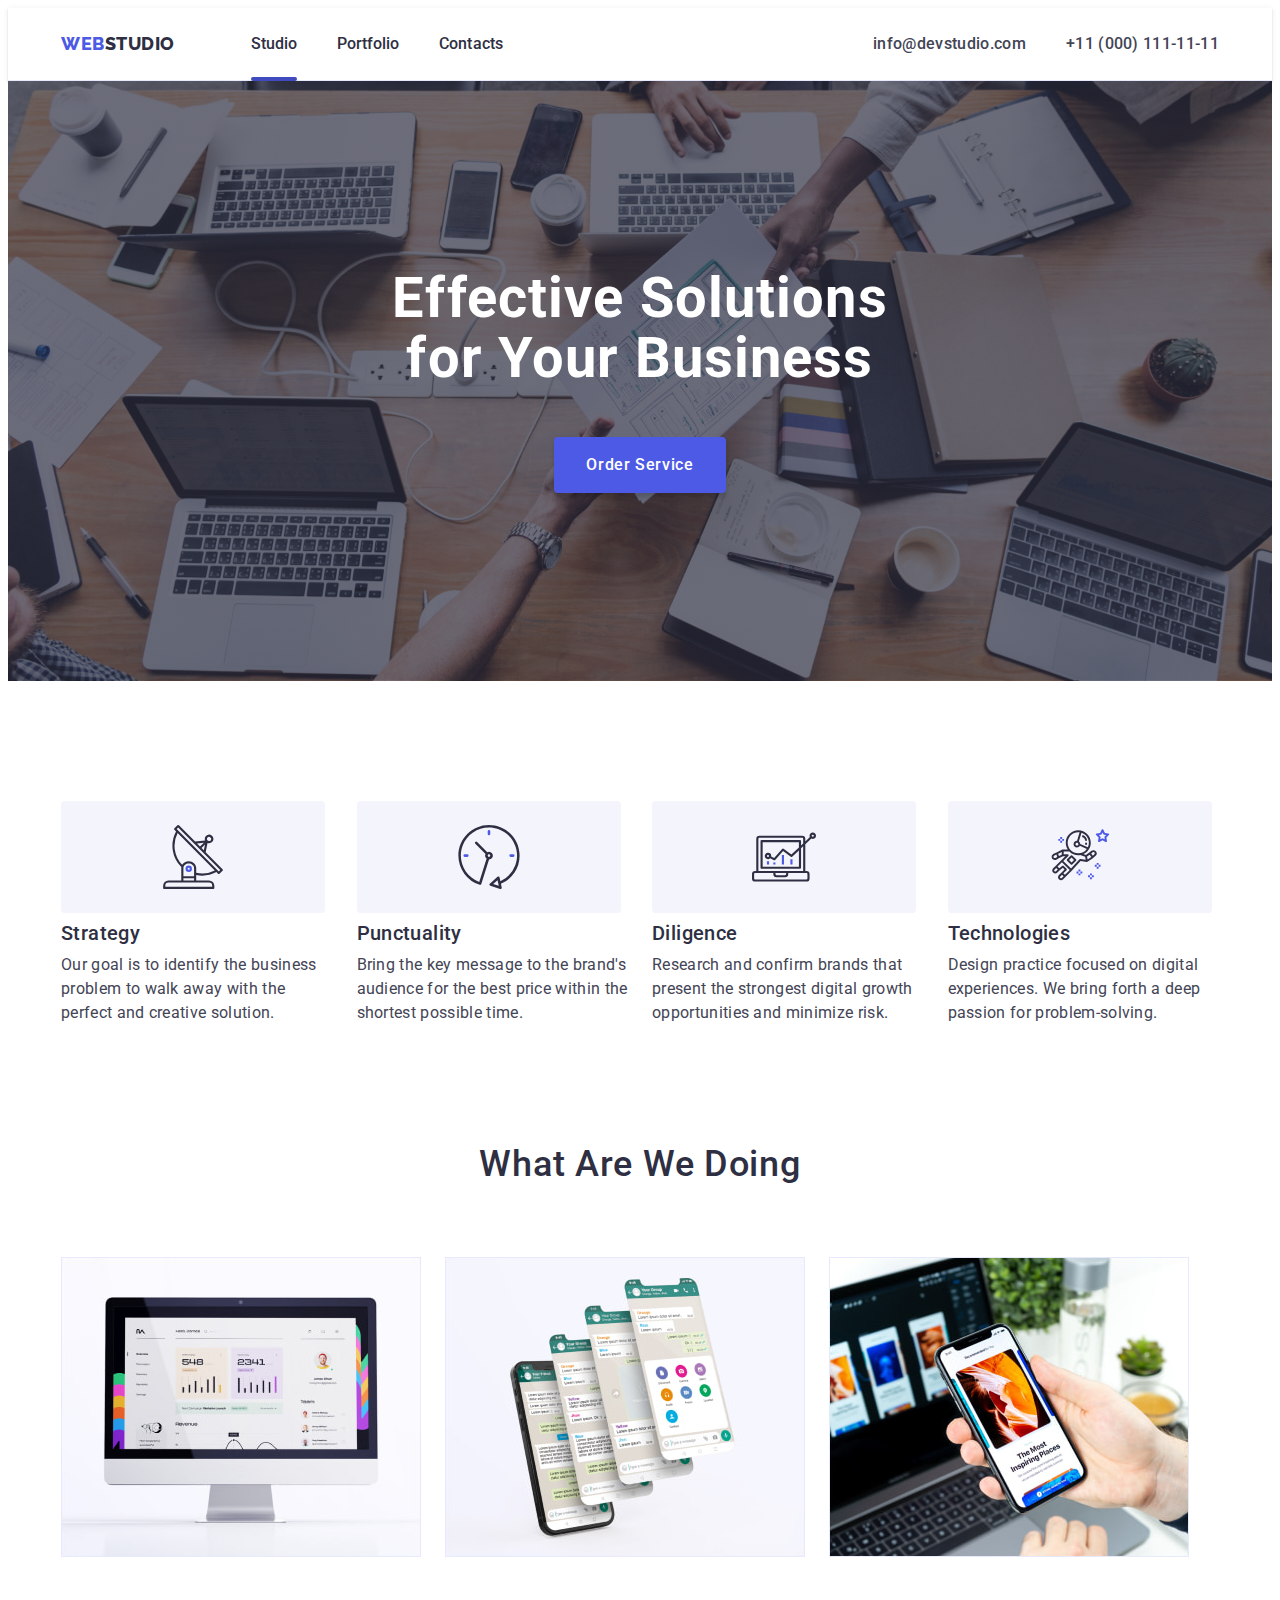
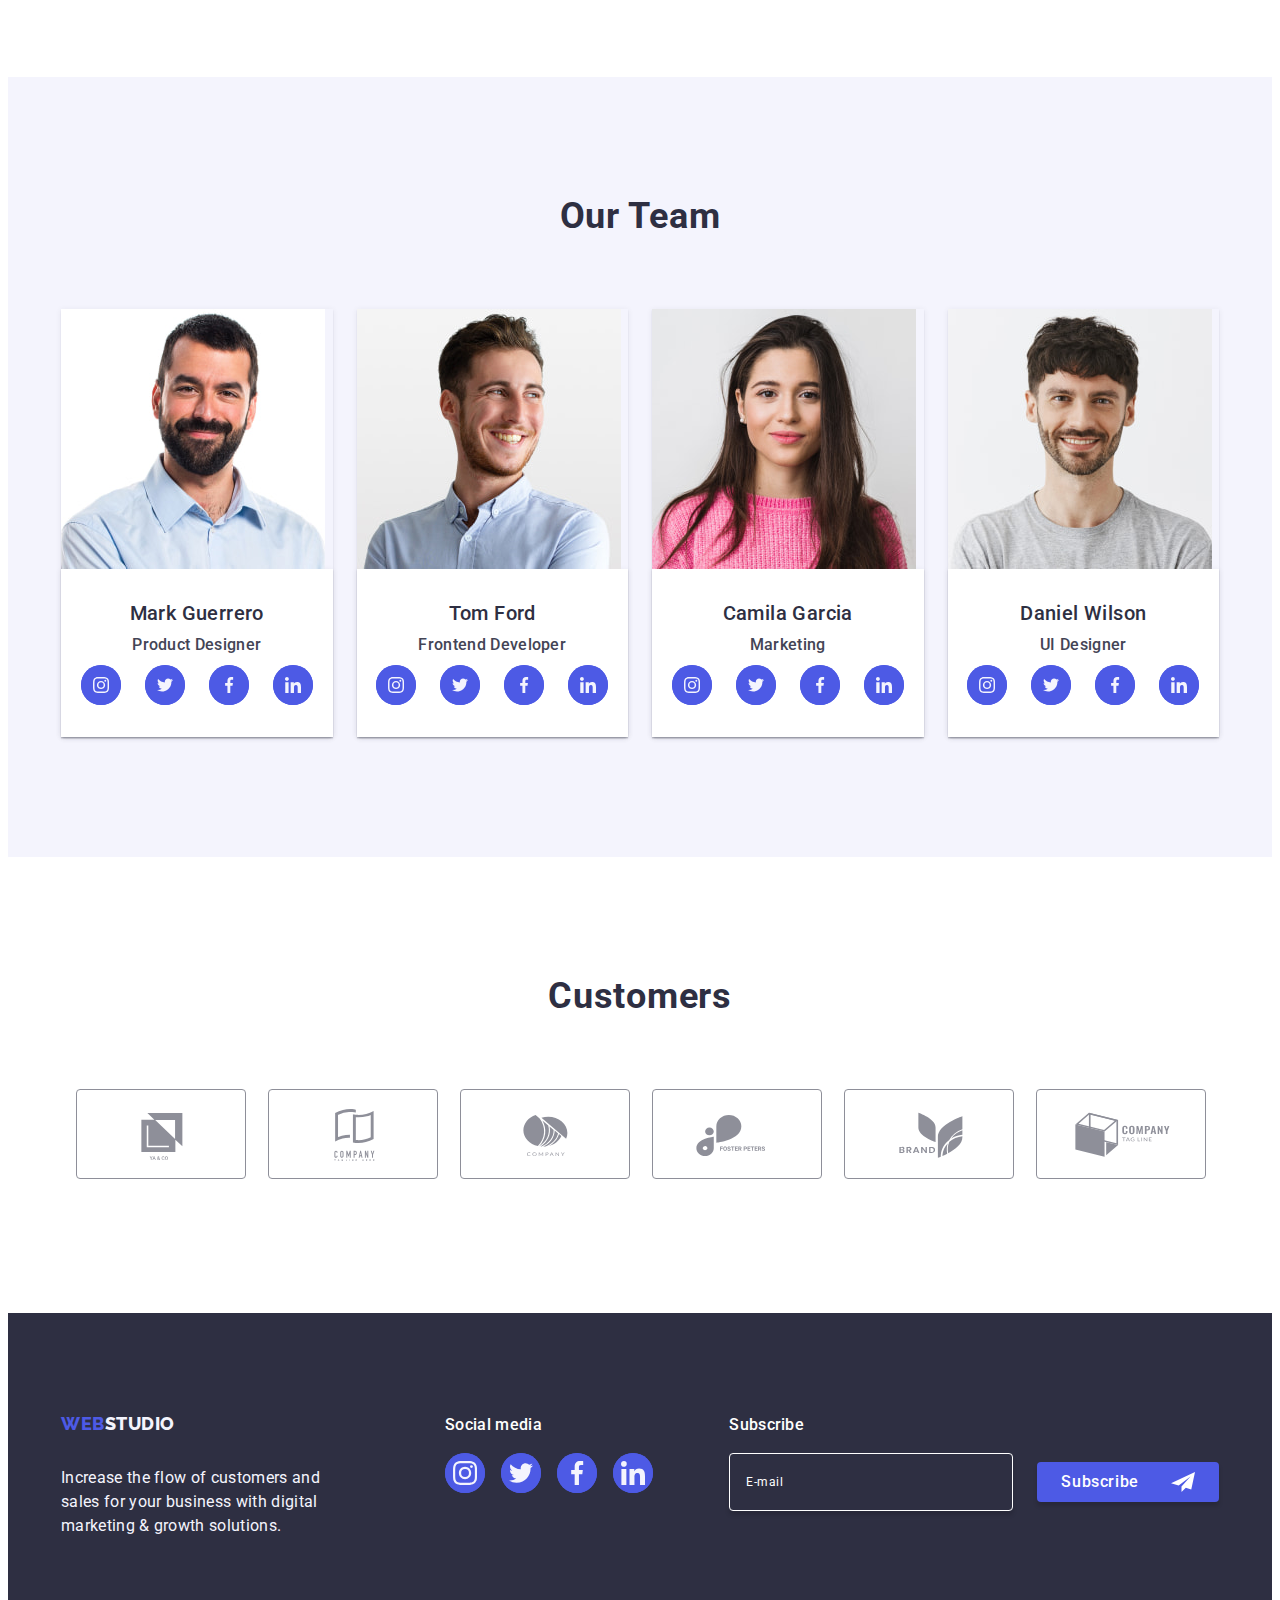
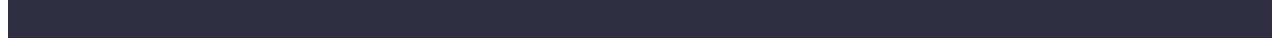
<file: index.html>
<!DOCTYPE html>
<html lang="en">
  <head>
    <meta charset="UTF-8" />
    <meta name="viewport" content="width=device-width, initial-scale=1.0" />
    <title>WEBSTUDIO</title>
    <link rel="preconnect" href="https://fonts.googleapis.com" />
    <link rel="preconnect" href="https://fonts.gstatic.com" crossorigin />
    <link
      href="https://fonts.googleapis.com/css2?family=Raleway:wght@800&display=swap"
      rel="stylesheet"
    />
    <link rel="preconnect" href="https://fonts.googleapis.com" />
    <link rel="preconnect" href="https://fonts.gstatic.com" crossorigin />
    <link
      href="https://fonts.googleapis.com/css2?family=Roboto:wght@400;500;700;900&display=swap"
      rel="stylesheet"
    />
    <!-- modern-normalize -->
    <link
      rel="stylesheet"
      href="https://cdnjs.cloudflare.com/ajax/libs/modern-normalize/2.0.0/modern-normalize.min.css"
      integrity="sha512-4xo8blKMVCiXpTaLzQSLSw3KFOVPWhm/TRtuPVc4WG6kUgjH6J03IBuG7JZPkcWMxJ5huwaBpOpnwYElP/m6wg=="
      crossorigin="anonymous"
      referrerpolicy="no-referrer"
    />
    <!-- custom styles -->
    <link rel="stylesheet" href="./css/styles.css" />

    <link rel="shortcut icon" href="./images/Logo.png" type="image/png" />
  </head>

  <body class="body">
    <!--Top Line  -->
    <header class="header-section">
      <div class="header-container container">
        <nav class="nav">
          <a class="link logo" href="./index.html"
            >Web<span class="logo-dark">Studio</span></a
          >
          <ul class="nav-list list">
            <li class="link nav-list-item">
              <a
                class="nav-list-link link current current-header"
                href="./index.html"
                >Studio</a
              >
            </li>
            <li class="link nav-list-item">
              <a
                class="nav-list-link link current-header"
                href="./portfolio.html"
                >Portfolio</a
              >
            </li>
            <li class="link nav-list-item">
              <a class="nav-list-link link current-header" href="">Contacts</a>
            </li>
          </ul>
        </nav>
        <address class="address">
          <ul class="list-address list">
            <li class="link adress-list-item">
              <a class="link adress-list-link" href="mailto:info@devstudio.com"
                >info@devstudio.com</a
              >
            </li>
            <li class="link adress-list-item">
              <a class="link adress-list-link" href="tel:+110001111111"
                >+11 (000) 111-11-11</a
              >
            </li>
          </ul>
        </address>
      </div>
    </header>
    <main>
      <!--hero images  -->
      <section class="section hero">
        <div class="hero-container container">
          <h1 class="hero-title">Effective Solutions for Your Business</h1>
          <button class="hero-button" type="button" data-modal-open>
            Order Service
          </button>
        </div>
      </section>
      <!-- overeating -->
      <section class="section benefits-section">
        <div class="container-benefits container">
          <h2 class="benefits-title-our-advantages">Our advantages</h2>
          <ul class="list-benefits list">
            <li class="benefits-list-item">
              <div class="benefits-list-wrapper">
                <svg class="benefits-list-icon" width="64" height="64">
                  <use href="./images/icons.svg#icon-antenna-1"></use>
                </svg>
              </div>
              <h3 class="benefits-title">Strategy</h3>
              <p class="benefits-list-desc">
                Our goal is to identify the business problem to walk away with
                the perfect and creative solution.
              </p>
            </li>
            <li class="benefits-list-item">
              <div class="benefits-list-wrapper">
                <svg class="benefits-list-icon" width="64" height="64">
                  <use href="./images/icons.svg#icon-clock-1"></use>
                </svg>
              </div>
              <h3 class="benefits-title">Punctuality</h3>
              <p class="benefits-list-desc">
                Bring the key message to the brand's audience for the best price
                within the shortest possible time.
              </p>
            </li>
            <li class="benefits-list-item">
              <div class="benefits-list-wrapper">
                <svg class="benefits-list-icon" width="64" height="64">
                  <use href="./images/icons.svg#icon-diagram-1"></use>
                </svg>
              </div>
              <h3 class="benefits-title">Diligence</h3>
              <p class="benefits-list-desc">
                Research and confirm brands that present the strongest digital
                growth opportunities and minimize risk.
              </p>
            </li>
            <li class="benefits-list-item">
              <div class="benefits-list-wrapper">
                <svg class="benefits-list-icon" width="64" height="64">
                  <use href="./images/icons.svg#icon-astronaut-1"></use>
                </svg>
              </div>
              <h3 class="benefits-title">Technologies</h3>
              <p class="benefits-list-desc">
                Design practice focused on digital experiences. We bring forth a
                deep passion for problem-solving.
              </p>
            </li>
          </ul>
        </div>
      </section>
      <!-- What Are we doing -->
      <section class="section desc-section">
        <div class="container">
          <h2 class="desc-title">What are we doing</h2>
          <ul class="card-set list card-set-ul">
            <li class="card-set-item desc-list-item">
              <img
                class="desc-list-img"
                src="./images/section-2/Rectangle-71.jpg"
                alt="Monitor"
                width="360"
                height="300"
              />
            </li>

            <li class="card-set-item desc-list-item">
              <img
                class="desc-list-img"
                src="./images/section-2/Rectangle-71(1).jpg"
                alt="Telephone"
                width="360"
                height="300"
              />
            </li>

            <li class="card-set-item desc-list-item">
              <img
                class="desc-list-img"
                src="./images/section-2/Rectangle-71(2).jpg"
                alt="Phone in hand"
                width="360"
                height="300"
              />
            </li>
          </ul>
        </div>
      </section>
      <!-- Our Team -->
      <section class="section desc-team">
        <div class="container">
          <h2 class="desc-team-title">Our Team</h2>
          <ul class="card-set-our-team our-team card-set list">
            <li class="card-set-item desc-team-list-item">
              <img
                class="desc-list-img"
                src="./images/section-3/img.jpg"
                alt="Mark Guerrero"
                width="264"
                height="260"
              />
              <div class="desc-team-wrapper">
                <h3 class="desc-team-subtitle">Mark Guerrero</h3>
                <p class="desc-list-text">Product Designer</p>
                <ul class="team-card-socials socials list-section-four">
                  <li class="socials-item">
                    <a href="" class="socials-link">
                      <svg class="socials-icon" width="16" height="16">
                        <use href="./images/icons.svg#icon-instagram-2"></use>
                      </svg>
                    </a>
                  </li>
                  <li class="socials-item">
                    <a href="" class="socials-link">
                      <svg class="socials-icon" width="16" height="16">
                        <use href="./images/icons.svg#icon-twitter-1"></use>
                      </svg>
                    </a>
                  </li>
                  <li class="socials-item">
                    <a href="" class="socials-link">
                      <svg class="socials-icon" width="16" height="16">
                        <use href="./images/icons.svg#icon-facebook-1"></use>
                      </svg>
                    </a>
                  </li>

                  <li class="socials-item">
                    <a href="" class="socials-link">
                      <svg class="socials-icon" width="16" height="16">
                        <use href="./images/icons.svg#icon-linkedin-1"></use>
                      </svg>
                    </a>
                  </li>
                </ul>
              </div>
            </li>
            <li class="card-set-item desc-team-list-item">
              <img
                class="desc-list-img"
                src="./images/section-3/img(1).jpg"
                alt="Tom Ford"
                width="264"
                height="260"
              />
              <div class="desc-team-wrapper">
                <h3 class="desc-team-subtitle">Tom Ford</h3>
                <p class="desc-list-text">Frontend Developer</p>
                <ul class="team-card-socials socials list-section-four">
                  <li class="socials-item">
                    <a href="" class="socials-link">
                      <svg class="socials-icon" width="16" height="16">
                        <use href="./images/icons.svg#icon-instagram-2"></use>
                      </svg>
                    </a>
                  </li>
                  <li class="socials-item">
                    <a href="" class="socials-link">
                      <svg class="socials-icon" width="16" height="16">
                        <use href="./images/icons.svg#icon-twitter-1"></use>
                      </svg>
                    </a>
                  </li>
                  <li class="socials-item">
                    <a href="" class="socials-link">
                      <svg class="socials-icon" width="16" height="16">
                        <use href="./images/icons.svg#icon-facebook-1"></use>
                      </svg>
                    </a>
                  </li>
                  <li class="socials-item">
                    <a href="" class="socials-link">
                      <svg class="socials-icon" width="16" height="16">
                        <use href="./images/icons.svg#icon-linkedin-1"></use>
                      </svg>
                    </a>
                  </li>
                </ul>
              </div>
            </li>
            <li class="card-set-item desc-team-list-item">
              <img
                class="desc-list-img"
                src="./images/section-3/img(2).jpg"
                alt="Camila Garcia"
                width="264"
                height="260"
              />
              <div class="desc-team-wrapper">
                <h3 class="desc-team-subtitle">Camila Garcia</h3>
                <p class="desc-list-text">Marketing</p>
                <ul class="team-card-socials socials list-section-four">
                  <li class="socials-item">
                    <a href="" class="socials-link">
                      <svg class="socials-icon" width="16" height="16">
                        <use href="./images/icons.svg#icon-instagram-2"></use>
                      </svg>
                    </a>
                  </li>
                  <li class="socials-item">
                    <a href="" class="socials-link">
                      <svg class="socials-icon" width="16" height="16">
                        <use href="./images/icons.svg#icon-twitter-1"></use>
                      </svg>
                    </a>
                  </li>
                  <li class="socials-item">
                    <a href="" class="socials-link">
                      <svg class="socials-icon" width="16" height="16">
                        <use href="./images/icons.svg#icon-facebook-1"></use>
                      </svg>
                    </a>
                  </li>
                  <li class="socials-item">
                    <a href="" class="socials-link">
                      <svg class="socials-icon" width="16" height="16">
                        <use href="./images/icons.svg#icon-linkedin-1"></use>
                      </svg>
                    </a>
                  </li>
                </ul>
              </div>
            </li>
            <li class="card-set-item desc-team-list-item">
              <img
                class="desc-list-img"
                src="./images/section-3/img(3).jpg"
                alt="Daniel Wilson"
                width="264"
                height="260"
              />
              <div class="desc-team-wrapper">
                <h3 class="desc-team-subtitle">Daniel Wilson</h3>
                <p class="desc-list-text">UI Designer</p>
                <ul class="team-card-socials socials list-section-four">
                  <li class="socials-item">
                    <a href="" class="socials-link">
                      <svg class="socials-icon" width="16" height="16">
                        <use href="./images/icons.svg#icon-instagram-2"></use>
                      </svg>
                    </a>
                  </li>
                  <li class="socials-item">
                    <a href="" class="socials-link">
                      <svg class="socials-icon" width="16" height="16">
                        <use href="./images/icons.svg#icon-twitter-1"></use>
                      </svg>
                    </a>
                  </li>
                  <li class="socials-item">
                    <a href="" class="socials-link">
                      <svg class="socials-icon" width="16" height="16">
                        <use href="./images/icons.svg#icon-facebook-1"></use>
                      </svg>
                    </a>
                  </li>
                  <li class="socials-item">
                    <a href="" class="socials-link">
                      <svg class="socials-icon" width="16" height="16">
                        <use href="./images/icons.svg#icon-linkedin-1"></use>
                      </svg>
                    </a>
                  </li>
                </ul>
              </div>
            </li>
          </ul>
        </div>
      </section>
      <!-- Customers -->
      <section class="section-customers container">
        <div class="box-customers container">
          <h2 class="title-customers">Customers</h2>
          <ul class="list-customers">
            <li class="item-customers">
              <a class="link-customers" href="">
                <svg class="icon-customers" width="104" height="56">
                  <use href="./images/icons.svg#icon-logo-1"></use>
                </svg>
              </a>
            </li>
            <li class="item-customers">
              <a class="link-customers" href="">
                <svg class="icon-customers" width="104" height="56">
                  <use href="./images/icons.svg#icon-logo-2"></use>
                </svg>
              </a>
            </li>
            <li class="item-customers">
              <a class="link-customers" href="">
                <svg class="icon-customers" width="104" height="56">
                  <use href="./images/icons.svg#icon-logo-3"></use>
                </svg>
              </a>
            </li>
            <li class="item-customers">
              <a class="link-customers" href="">
                <svg class="icon-customers" width="104" height="56">
                  <use href="./images/icons.svg#icon-logo-4"></use>
                </svg>
              </a>
            </li>
            <li class="item-customers">
              <a class="link-customers" href="">
                <svg class="icon-customers" width="104" height="56">
                  <use href="./images/icons.svg#icon-logo-5"></use>
                </svg>
              </a>
            </li>
            <li class="item-customers">
              <a class="link-customers" href="">
                <svg class="icon-customers" width="104" height="56">
                  <use href="./images/icons.svg#icon-logo-6"></use>
                </svg>
              </a>
            </li>
          </ul>
        </div>
      </section>
    </main>
    <!-- Footer -->
    <footer class="footer">
      <div class="container footer-all">
        <div class="footer-box">
          <a class="logo-footer link logo" href="./index.html"
            >Web<span class="logo-light">Studio</span></a
          >
          <p class="logo-desc">
            Increase the flow of customers and sales for your business with
            digital marketing & growth solutions.
          </p>
        </div>
        <div class="box-social-media">
          <p class="subtitle-social-media">Social media</p>
          <ul class="team-card-socials socials">
            <li class="socials-item">
              <a href="" class="socials-link link-socials-footer">
                <svg class="socials-icon" width="24" height="24">
                  <use href="./images/icons.svg#icon-instagram-2"></use>
                </svg>
              </a>
            </li>
            <li class="socials-item">
              <a href="" class="socials-link link-socials-footer">
                <svg class="socials-icon" width="24" height="24">
                  <use href="./images/icons.svg#icon-twitter-1"></use>
                </svg>
              </a>
            </li>
            <li class="socials-item">
              <a href="" class="socials-link link-socials-footer">
                <svg class="socials-icon" width="24" height="24">
                  <use href="./images/icons.svg#icon-facebook-1"></use>
                </svg>
              </a>
            </li>
            <li class="socials-item">
              <a href="" class="socials-link link-socials-footer">
                <svg class="socials-icon" width="24" height="24">
                  <use href="./images/icons.svg#icon-linkedin-1"></use>
                </svg>
              </a>
            </li>
          </ul>
        </div>
        <div class="footer-right">
          <p class="footer-paragraph">Subscribe</p>
          <form class="footer-form" name="subscribe-form">
            <label class="footer-label">
              <input
                class="footer-form-input"
                name="subscribe-email"
                type="email"
                placeholder="E-mail"
              />
            </label>

            <button class="button hero-button button-footer" type="submit">
              Subscribe
              <svg class="footer-button-icon" width="24" height="24">
                <use href="./images/icons.svg#icon-frame-3"></use>
              </svg>
            </button>
          </form>
        </div>
      </div>
    </footer>
    <div class="backdrop is-hidden" data-modal>
      <div class="modal">
        <button class="modal-btn" type="button" data-modal-close>
          <svg class="modal-btn-icon" width="8" height="8">
            <use href="./images/icons.svg#icon-close-black-18dp-2-1"></use>
          </svg>
        </button>

        <p class="modal-caption">
          Leave your contacts and we will call you back
        </p>

        <form class="form" name="contacts_form" autocomplete="off">
          <div class="modal-form-field">
            <label class="form-label" for="user-name">Name</label>
            <div class="container-field">
              <input
                class="form-input"
                type="text"
                name="user-name"
                id="user-name"
                required
                minlength="3"
              />
              <svg class="forn-input-icon" width="18" height="24">
                <use href="./images/icons.svg#icon-person-black-1"></use>
              </svg>
            </div>
          </div>

          <div class="modal-form-field">
            <label class="form-label" for="user-tel">Phone</label>
            <div class="container-field">
              <input
                class="form-input"
                type="tel"
                name="user_name"
                id="user-tel"
                placeholder=""
                minlength="12"
                maxlength="12"
              />
              <svg class="forn-input-icon" width="18" height="24">
                <use href="./images/icons.svg#icon-phone-black-1"></use>
              </svg>
            </div>
          </div>

          <div class="modal-form-field">
            <label class="form-label" for="review-form">Email</label>
            <div class="container-field">
              <input
                class="form-input"
                type="email"
                name="user-email"
                id="review-form"
                placeholder=""
                required
              />
              <svg class="forn-input-icon" width="18" height="24">
                <use href="./images/icons.svg#icon-email-black-1"></use>
              </svg>
            </div>
          </div>

          <div class="modal-form-area">
            <label class="form-label" for="user-comment">Comment</label>
            <textarea
              class="modal-form-comment"
              name="user-comment"
              id="user-comment"
              rows="9"
              placeholder="Text input"
              required
              minlength="8"
            ></textarea>
          </div>

          <div class="container-checkbox">
            <input
              class="checkbox visually-hidden"
              type="checkbox"
              name="user-privacy"
              value="true"
              id="user-privacy"
            />
            <label class="modal-form-agrement" for="user-privacy">
              <span class="agrement-checkbox">
                <svg class="agrement-checkbox-icon" width="10" height="8">
                  <use href="./images/icons.svg#icon-icon-1"></use>
                </svg>
              </span>
              I accept the terms and conditions of the
              <a
                href="#"
                class="modal-form-link"
                target="_blank"
                rel="noopener noreferrer"
                >Privacy Policy</a
              >
            </label>
          </div>

          <button class="form-button button hero-button" type="submit">
            Send
          </button>
        </form>
      </div>
    </div>
    <script src="./java/modal.js"></script>
  </body>
</html>
</file>
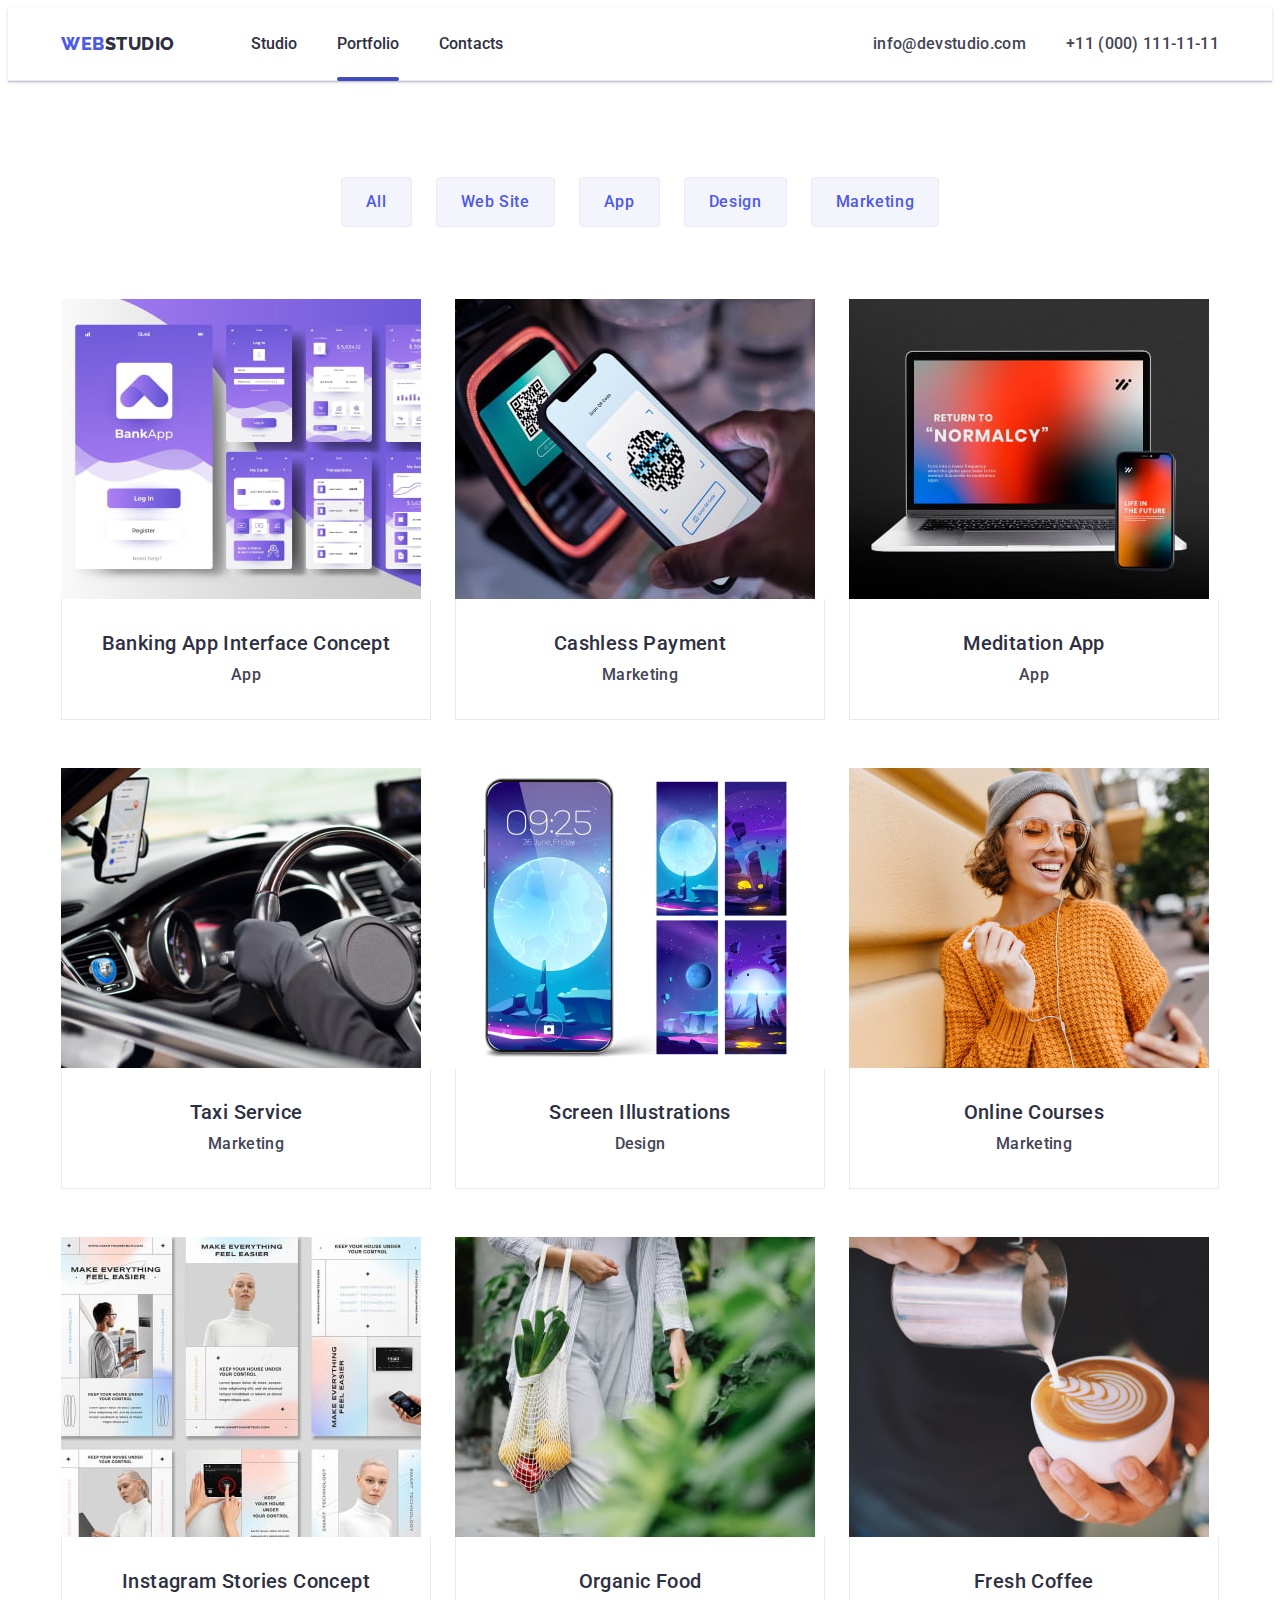
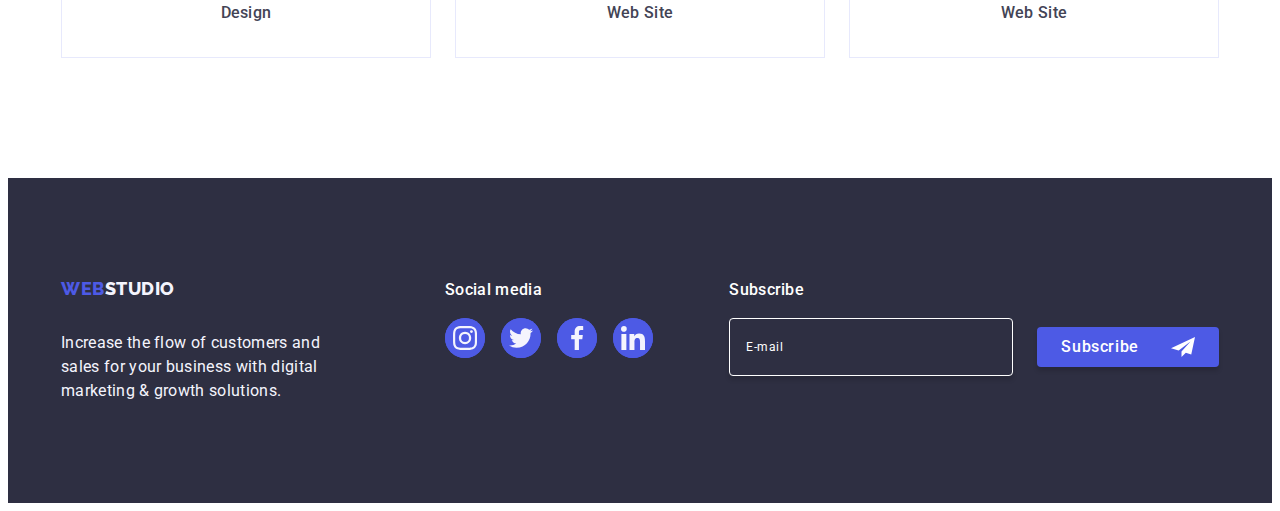
<file: portfolio.html>
<!DOCTYPE html>
<html lang="en">
  <head>
    <meta charset="UTF-8" />
    <meta name="viewport" content="width=device-width, initial-scale=1.0" />
    <title>Portfolio</title>
    <link rel="preconnect" href="https://fonts.googleapis.com" />
    <link rel="preconnect" href="https://fonts.gstatic.com" crossorigin />
    <link
      href="https://fonts.googleapis.com/css2?family=Roboto:wght@400;500;700&display=swap"
      rel="stylesheet"
    />
    <link rel="preconnect" href="https://fonts.googleapis.com" />
    <link rel="preconnect" href="https://fonts.gstatic.com" crossorigin />
    <link
      href="https://fonts.googleapis.com/css2?family=Raleway:wght@800&display=swap"
      rel="stylesheet"
    />
    <!-- modern-normalize -->
    <link
      rel="stylesheet"
      href="https://cdnjs.cloudflare.com/ajax/libs/modern-normalize/2.0.0/modern-normalize.min.css"
      integrity="sha512-4xo8blKMVCiXpTaLzQSLSw3KFOVPWhm/TRtuPVc4WG6kUgjH6J03IBuG7JZPkcWMxJ5huwaBpOpnwYElP/m6wg=="
      crossorigin="anonymous"
      referrerpolicy="no-referrer"
    />
    <!-- custom styles -->
    <link rel="stylesheet" href="./css/styles.css" />
  </head>
  <body>
    <header class="header-section">
      <div class="header-container container">
        <nav class="nav">
          <a class="link logo" href="./index.html"
            >Web<span class="logo-dark">Studio</span></a
          >
          <ul class="nav-list list">
            <li class="link nav-list-item">
              <a class="nav-list-link link current-header" href="./index.html"
                >Studio</a
              >
            </li>
            <li class="link nav-list-item">
              <a
                class="nav-list-link link current current-header"
                href="./portfolio.html"
                >Portfolio</a
              >
            </li>
            <li class="link nav-list-item">
              <a class="nav-list-link link current-header" href="">Contacts</a>
            </li>
          </ul>
        </nav>
        <address class="address">
          <ul class="list-address list">
            <li class="link adress-list-item">
              <a class="link adress-list-link" href="mailto:info@devstudio.com"
                >info@devstudio.com</a
              >
            </li>
            <li class="link adress-list-item">
              <a class="link adress-list-link" href="tel:+110001111111"
                >+11 (000) 111-11-11</a
              >
            </li>
          </ul>
        </address>
      </div>
    </header>

    <main>
      <section class="section-container">
        <div class="container">
          <h1 class="visually-hidden">Filter Btn Active</h1>
          <ul class="list filter-btn">
            <li class="item-button">
              <button class="portfolio-button" type="button">All</button>
            </li>
            <li class="item-button">
              <button class="portfolio-button" type="button">Web Site</button>
            </li>
            <li class="item-button">
              <button class="portfolio-button" type="button">App</button>
            </li>
            <li class="item-button">
              <button class="portfolio-button" type="button">Design</button>
            </li>
            <li class="item-button">
              <button class="portfolio-button" type="button">Marketing</button>
            </li>
          </ul>
          <ul class="card-set-opportunities list list-opportunities">
            <li class="card-set-item-opportunities link">
              <a class="link list-row" href="#">
                <div class="opportunities-box">
                  <img
                    src="./images/row-1/img-1.jpg"
                    alt="Banking App Interface Concept"
                    width="360"
                    height="300"
                  />
                  <p class="overlay overlay-text">
                    14 Stylish and User-Friendly App Design Concepts · Task
                    Manager App · Calorie Tracker App · Exotic Fruit Ecommerce
                    App · Cloud Storage App
                  </p>
                </div>
                <div class="text-wrapper">
                  <h2 class="list-titel">Banking App Interface Concept</h2>
                  <p class="list-text">App</p>
                </div>
              </a>
            </li>
            <li class="card-set-item-opportunities link">
              <a class="link list-row" href="#">
                <div class="opportunities-box">
                  <img
                    src="./images/row-1/img-2.jpg"
                    alt="Cashless Payment"
                    width="360"
                    height="300"
                  />
                  <p class="overlay overlay-text">
                    14 Stylish and User-Friendly App Design Concepts · Task
                    Manager App · Calorie Tracker App · Exotic Fruit Ecommerce
                    App · Cloud Storage App
                  </p>
                </div>
                <div class="text-wrapper">
                  <h2 class="list-titel">Cashless Payment</h2>
                  <p class="list-text">Marketing</p>
                </div>
              </a>
            </li>
            <li class="card-set-item-opportunities link">
              <a class="link list-row" href="#">
                <div class="opportunities-box">
                  <img
                    src="./images/row-1/img-3.jpg"
                    alt="Meditation App"
                    width="360"
                    height="300"
                  />
                  <p class="overlay overlay-text">
                    14 Stylish and User-Friendly App Design Concepts · Task
                    Manager App · Calorie Tracker App · Exotic Fruit Ecommerce
                    App · Cloud Storage App
                  </p>
                </div>
                <div class="text-wrapper">
                  <h2 class="list-titel">Meditation App</h2>
                  <p class="list-text">App</p>
                </div>
              </a>
            </li>
            <li class="card-set-item-opportunities link">
              <a class="link list-row" href="#">
                <div class="opportunities-box">
                  <img
                    src="./images/row-2/img-1.jpg"
                    alt="Taxi Service"
                    width="360"
                    height="300"
                  />
                  <p class="overlay overlay-text">
                    14 Stylish and User-Friendly App Design Concepts · Task
                    Manager App · Calorie Tracker App · Exotic Fruit Ecommerce
                    App · Cloud Storage App
                  </p>
                </div>
                <div class="text-wrapper">
                  <h2 class="list-titel">Taxi Service</h2>
                  <p class="list-text">Marketing</p>
                </div>
              </a>
            </li>
            <li class="card-set-item-opportunities link">
              <a class="link list-row" href="#">
                <div class="opportunities-box">
                  <img
                    src="./images/row-2/img-2.jpg"
                    alt="Screen Illustrations"
                    width="360"
                    height="300"
                  />
                  <p class="overlay overlay-text">
                    14 Stylish and User-Friendly App Design Concepts · Task
                    Manager App · Calorie Tracker App · Exotic Fruit Ecommerce
                    App · Cloud Storage App
                  </p>
                </div>
                <div class="text-wrapper">
                  <h2 class="list-titel">Screen Illustrations</h2>
                  <p class="list-text">Design</p>
                </div>
              </a>
            </li>
            <li class="card-set-item-opportunities link">
              <a class="link list-row" href="#">
                <div class="opportunities-box">
                  <img
                    src="./images/row-2/img-3.jpg"
                    alt="Online Courses"
                    width="360"
                    height="300"
                  />
                  <p class="overlay overlay-text">
                    14 Stylish and User-Friendly App Design Concepts · Task
                    Manager App · Calorie Tracker App · Exotic Fruit Ecommerce
                    App · Cloud Storage App
                  </p>
                </div>
                <div class="text-wrapper">
                  <h2 class="list-titel">Online Courses</h2>
                  <p class="list-text">Marketing</p>
                </div>
              </a>
            </li>
            <li class="card-set-item-opportunities link">
              <a class="link list-row" href="#">
                <div class="opportunities-box">
                  <img
                    src="./images/row-3/img-1.jpg"
                    alt="Instagram Stories Concept"
                    width="360"
                    height="300"
                  />
                  <p class="overlay overlay-text">
                    14 Stylish and User-Friendly App Design Concepts · Task
                    Manager App · Calorie Tracker App · Exotic Fruit Ecommerce
                    App · Cloud Storage App
                  </p>
                </div>
                <div class="text-wrapper">
                  <h2 class="list-titel">Instagram Stories Concept</h2>
                  <p class="list-text">Design</p>
                </div>
              </a>
            </li>
            <li class="card-set-item-opportunities link">
              <a class="link list-row" href="#">
                <div class="opportunities-box">
                  <img
                    src="./images/row-3/img-2.jpg"
                    alt="Organic Food"
                    width="360"
                    height="300"
                  />
                  <p class="overlay overlay-text">
                    14 Stylish and User-Friendly App Design Concepts · Task
                    Manager App · Calorie Tracker App · Exotic Fruit Ecommerce
                    App · Cloud Storage App
                  </p>
                </div>
                <div class="text-wrapper">
                  <h2 class="list-titel">Organic Food</h2>
                  <p class="list-text">Web Site</p>
                </div>
              </a>
            </li>
            <li class="card-set-item-opportunities link">
              <a class="link list-row" href="#">
                <div class="opportunities-box">
                  <img
                    src="./images/row-3/img-3.jpg"
                    alt="Fresh Coffee"
                    width="360"
                    height="300"
                  />
                  <p class="overlay overlay-text">
                    14 Stylish and User-Friendly App Design Concepts · Task
                    Manager App · Calorie Tracker App · Exotic Fruit Ecommerce
                    App · Cloud Storage App
                  </p>
                </div>
                <div class="text-wrapper">
                  <h2 class="list-titel">Fresh Coffee</h2>
                  <p class="list-text">Web Site</p>
                </div>
              </a>
            </li>
          </ul>
        </div>
      </section>
    </main>
    <footer class="footer">
      <div class="footer-all container">
        <div class="footer-box">
          <a class="logo-footer link logo" href="./index.html"
            >Web<span class="logo-light">Studio</span></a
          >
          <p class="logo-desc">
            Increase the flow of customers and sales for your business with
            digital marketing & growth solutions.
          </p>
        </div>
        <div class="box-social-media">
          <p class="subtitle-social-media">Social media</p>
          <ul class="team-card-socials socials">
            <li class="socials-item">
              <a href="" class="socials-link link-socials-footer">
                <svg class="socials-icon" width="24" height="24">
                  <use href="./images/icons.svg#icon-instagram-2"></use>
                </svg>
              </a>
            </li>
            <li class="socials-item">
              <a href="" class="socials-link link-socials-footer">
                <svg class="socials-icon" width="24" height="24">
                  <use href="./images/icons.svg#icon-twitter-1"></use>
                </svg>
              </a>
            </li>
            <li class="socials-item">
              <a href="" class="socials-link link-socials-footer">
                <svg class="socials-icon" width="24" height="24">
                  <use href="./images/icons.svg#icon-facebook-1"></use>
                </svg>
              </a>
            </li>
            <li class="socials-item">
              <a href="" class="socials-link link-socials-footer">
                <svg class="socials-icon" width="24" height="24">
                  <use href="./images/icons.svg#icon-linkedin-1"></use>
                </svg>
              </a>
            </li>
          </ul>
        </div>
        <div class="footer-right">
          <p class="footer-paragraph">Subscribe</p>
          <form class="footer-form" name="subscribe-form">
            <label class="footer-label">
              <input
                class="footer-form-input"
                name="subscribe-email"
                type="email"
                placeholder="E-mail"
              />
            </label>

            <button class="button hero-button button-footer" type="submit">
              Subscribe
              <svg class="footer-button-icon" width="24" height="24">
                <use href="./images/icons.svg#icon-frame-3"></use>
              </svg>
            </button>
          </form>
        </div>
      </div>
    </footer>
  </body>
</html>
</file>
<file: css/styles.css>
:root {
    /* Fonts */
    --primary-font:"Roboto","sans-serif";
    --secondary-font:"Raleway", "sans-serif";
    /* Colors */
    --primary-colors:#434455;
    --navyblue: #2E2F42;
    --bg-color: #FFFFFF;
    --logo-color:#4d5ae5;
    --color-nav-list-item:#2e2f42;
    --desc-list-text:#434455;
    --footer-background-color:#2e2f42;
    --logo-color:#4d5ae5;
    --logo-desc-color:#F4F4FD;
    --portfolio-button-color:#4d5ae5;
    --portfolio-button-bg:#F4F4FD;
    --benefits-title-color:#2e2f42;
    --desc-title-color:#2e2f42;
   --desc-team-title-color:#2e2f42;
   --desc-team-subtitle-color:#2e2f42;
   --portfolio-footer-bg:#2e2f42;
   --portfolio-button-color:#e7e9fc;
   --portfolio-button-hover-color:#e7e9fc;
   --socials-item-bg-color:#4d5ae5;
   --link-customers-color:#8e8f99;
   --checkbox-modal: #F4F4FD;
/* Others */
--item: 3;
--indent: 24px;
   /* Portfolio */
   --list-titel-color:#2e2f42;
   --list-text-color:#434455;
}


/* Base styles */
body {
font-family: "Roboto", sans-serif;
color: var(--primary-colors);
background-color: var(--bg-color);
}
.header-section{
    border-bottom: 1px solid #e7e9fc;
    box-shadow:0px 2px 1px rgba(46, 47, 66, 0.08),
        0px 1px 1px rgba(46, 47, 66, 0.16),
        0px 1px 6px rgba(46, 47, 66, 0.08);
}
.header-container {
    display: flex;
    justify-content: space-between;
    /* border-bottom: 1px solid #e7e9fc;
    box-shadow: 0px 2px 1px rgba(46, 47, 66, 0.08),
        0px 1px 1px rgba(46, 47, 66, 0.16),
        0px 1px 6px rgba(46, 47, 66, 0.08); */
}

/* reset start */
h1,
h2,
h3,
h4,
h5,
h6,
p {
    margin: 0;
}

.link{
    color: currentColor;
    text-decoration: none;
}
.list {
    list-style: none;
    padding: 0;
    margin: 0;
}

img {
    display: block;
    max-width: 100%;
    height: auto;
    object-fit: cover;
}
/* .section {
    padding-top: 60px;
    padding-bottom: 60px;

} */
.container {
    max-width: 1158px;
    padding-left: 15px;
    padding-right: 15px;
    margin-left: auto;
    margin-right: auto;

    /* outline: 2px solid #2E2F42;
        outline-offset: -2px; */
}

.hero {
    padding-bottom: 123px;
   
}

.hero-button {
    display: block;
    height: 56px;
    min-width: 169px;
    margin-left: auto;
    margin-right: auto;
    padding: 16px 32px;
    border-radius: 4px;
        background: var(--iris, #4D5AE5);
        box-shadow: 0px 4px 4px 0px rgba(0, 0, 0, 0.15);
        border: none;
}
.hero-container {
    /* padding: 188px 0 */

}

.link {
    text-decoration: none;

    /* Studio */
    /* font-family: 'Roboto';
    font-weight: 400;
    line-height: 1.5;
    letter-spacing: 0.02em;
    color: currentColor; */
}
   
button {
    font-family: inherit;
    cursor: pointer;
}


/* top Line */
.nav {
display: flex;
align-items: center;

}

.linl.logo {
    
}
.logo {
    display: flex;
    align-items: center;
    margin-right: 76px;
        color: var(--logo-color);
        font-family: "Raleway", sans-serif;
        font-weight: 800;
        font-size: 18px;
        font-style: normal;
        line-height: 1.17;
        letter-spacing: 0.03em;
        text-transform: uppercase;
        text-decoration: none;
        color: currentColor;


}
.link {
    text-decoration: none;
}
.logo-dark {
    color: var(--navyblue, #2E2F42);

}
.logo-light {
    color: var(--cloud, #F4F4FD);
}

.nav-list{
    display: flex;
    gap: 40px;
    align-items: center;
}
.list {
    color: #2E2F42);
    font-size: 16px;
    font-style: normal;
    font-weight: 500;
    line-height: 1.5;
    letter-spacing: 0.32px;
    list-style: none;
        
       

}

.nav-list-item {
font-weight: 500;
font-size: 16px;
line-height: 1.5;
letter-spacing: 0.002em;
color:var(--color-nav-list-item);
transition: 250ms cubic-bezier(0.4, 0, 0.2, 1);
/* color: #404bbf; */

}



.nav-list-link {
    position: relative;
    display: block;
    padding-top: 24px;
    padding-bottom: 24px;
    transition: color 250ms cubic-bezier(0.4, 0, 0.2, 1);
}

.current-header::after {
    color: #404bbf;
    content: "";
        position: absolute;
        bottom: -1px;
        left: 0;
    
        display: block;
        width: 100%;
        left: 0;
        height: 4px;
        border-radius: 2px;
}
.nav-list-link::after {
    /* content: "";
    position: absolute;
    bottom: -1px;
    left: 0;

    display: block;
    width: 100%;
    left: 0;
    height: 4px;
    border-radius: 2px;
     */
    
}

.nav-list-link.current::after {
    background-color: #404bbf;
}



.nav-list-link:hover::after{
background: var(--ocean, #404BBF);
 }
    





.link:hover {
    color:#404bbf ;
}
.link:focus {
    color: #404bbf;
}

.address {
    color: var(--slate, #434455);
    
        font-size: 16px;
        font-style: normal;
        font-weight: 400;
        line-height: 1.5;
        letter-spacing: 0.02em;
        text-decoration: none;

}
.address:hover {
color: #404bbf;
}
.adress:focus {
    color: #404bbf;
}

.list-address {
    align-items: center;
    display: flex;
    gap: 40px;
}

.list {

}

.adress-list-item {
    list-style: none;
    transition: color 250ms cubic-bezier(0.4, 0, 0.2, 1);
}

.adress-list-link{
display: block;
padding-top: 24px;
 padding-bottom: 24px;
text-decoration: none;
color: currentColor;

transition: color 250ms cubic-bezier(0.4, 0, 0.2, 1);

}

.adress-list-link:hover {
    color: #404bbf;

}
.adress-list-link:focus {
color: #404bbf;
}

/* hero images */
.hero {
    padding: 188px 0;
    background: var(--navyblue);
    background-repeat: no-repeat;
    background-position: center;
    max-width: 1440px;
    margin: 0 auto;
    background-image: linear-gradient(rgba(46, 47, 66, 0.7),
        rgba(46, 47, 66, 0.7)),
        url(../images/hero-image/people-office-1.jpg);
background-size: cover;
}

.hero-title {
        max-width:496px;;
        margin: 0 auto;
        margin-bottom:  48px;
        font-weight: 700;
        font-size: 56px;
        line-height: 1.07;
        text-align: center;
        letter-spacing: 0.02em;
        color: #FFFFFF;

}

.hero-button {

    background-color: #4D5AE5;
    font-family: "Roboto", sans-serif;
    font-weight: 500;
    font-size: 16px;
    line-height: 1.5;
    letter-spacing: 0.04em;
        color: #ffffff;
        transition:background-color 250ms cubic-bezier(0.4, 0, 0.2, 1);
}
.hero-button:hover {
    background-color: #404BBF;
}

.hero-button:focus {
    background-color: #404BBF;
}




/* overeating */
.benefits-section {
padding: 120px 0;
}

.benefits-title {
font-weight: 500;
    font-size: 20px;
    line-height: 1.2;
    letter-spacing: 0.02em;
    color:var(--benefits-title-color) ;
    margin-bottom: 8px;
}

/* visually-hidden */

.container-benefits{
    width: 1158px;
}
.benefits-title-our-advantages{
    position: absolute;
    width: 1px;
    height: 1px;
    margin: -1px;
    border: 0;
    padding: 0;
    white-space: nowrap;
    clip-path: inset(100%);
    clip: rect(0 0 0 0);
    overflow: hidden;
}

.list-benefits {
display: flex;
gap: 24px;
}

.benefits-list-item {
width: calc((100% - 24px * 3) /4);
    /* list-style: none;
    padding-left: 24px; */
}

.benefits-list-wrapper {
 width: 264px;
 height: 112px;
 display: flex;
 align-items: center;
 justify-content: center;
border-radius: 4px;
background: var(--cloud, #F4F4FD);
margin-bottom: 8px;

}

.benefits-list-item:first-child{
    /* padding-left: 0px; */
}
   


.benefits-list-desc {
line-height: 1.5;
letter-spacing:0.02em;
font-weight: 400;

}


/*What Are we doing */
.desc-section {
    padding-bottom: 120px;

}

.desc-title {
    margin: 0 auto;
    margin-bottom: 72px;
    font-weight: 500;
    font-size: 36px;
    line-height: 1.11;
    letter-spacing: 0.02em;
    text-align: center;
    text-transform: capitalize;
    color:var(--desc-title-color)
}

.card-set-ul {
    display: flex;
    gap: 24px;
    flex-wrap: wrap;
    
    /* column-gap: var(--indent); */
}

.card-set-item {
    /* width: calc((100% - var(--indent) * var(--item)-1)) / var(--item); */
width: calc(100% - 48px)/3;
}


.list {

}

.desc-list-item {

   
}


.desc-list-img {
}

/* Our Team */
.desc-team {
background-color: #F4F4FD;
padding: 120px 0
}

.desc-team-title {
margin: 0 auto;
margin-bottom: 72px;
font-size: 36px;
line-height: 1.11;
text-align:center;
letter-spacing: 0.02em;
text-transform: capitalize;
color:var(--desc-team-title-color) ;
}

.card-set-our-team{
    display: flex;
    gap: 24px;
}


.list {list-style: none;
}
.our-team {
    display: flex;
    text-align: center;
}

.desc-team-list-item {
    gap: 24px;
  width: calc((100% - 72px) / 4);
    list-style: none;
    /* background-color: #FFFFFF; */
    border-radius: 0px 0px 4px 4px;
    box-shadow:0px 1px 6px rgba(46, 47, 66, 0.08),
        0px 1px 1px rgba(46, 47, 66, 0.16),
        0px 2px 1px rgba(46, 47, 66, 0.08);

} 

.desc-list-img {

   
}
.desc-team-wrapper {
padding: 32px 0px;
background: var(--white, #FFF);
    box-shadow: 0px 2px 1px 0px rgba(46, 47, 66, 0.08), 0px 1px 1px 0px rgba(46, 47, 66, 0.16), 0px 1px 6px 0px rgba(46, 47, 66, 0.08);
    
} 

.desc-team-subtitle {
margin-bottom: 8px;
font-weight: 500;
font-size: 20px;
line-height: 1.2;
letter-spacing: 0.02em;
color:var(--desc-team-subtitle-color)
}

.desc-list-text {
line-height: 1.5;
letter-spacing: 0.02em;
color: var(--desc-list-text)
}

.socials {
gap: 24px;
}

.team-card-socials {
    display: flex;
    gap: 16px;
    justify-content: center;
    align-items: center;

     
    margin-top: 8px;
    /* margin-bottom: 32px; */
   
    list-style-type: none;
    padding-left: 0;
    
}

.list-section-four {
    gap: 24px;
}

.socials-item {
    width: 40px;
    height: 40px;
    background-color: var(--socials-item-bg-color);
    border-radius: 50%;
    display: flex;
    align-items: center;
    justify-content: center;
    transition: background-color 250ms cubic-bezier(0.4, 0, 0.2, 1);
}
.socials-link {
    width: 100%;
    height: 100%;
    background-color: var(--socials-item-bg-color);
    border-radius: 50%;
    display: flex;
    align-items: center;
    justify-content: center;
    transition: background-color 250ms cubic-bezier(0.4, 0, 0.2, 1);
}

.socials-link:hover {
background-color: #404bbf;
}
.socials-link:focus {
 background-color: #404bbf; 
}
.socials:hover {
/* background-color: #404bbf; */
}

.socials:focus {
    /* background-color: #404bbf; */
}

.link-socials-footer:hover {
background-color: #31d0aa;
}

.link-socials-footer:focus {
    background-color: #31d0aa;
}


/* .hero-link-circle {
    display: inline-flex;
    align-items: center;
    justify-content: center;

    width: 40px;
    height: 40px;

    background-color:  #4D5AE5;
    border-radius: 50%;
} */

.socials-icon {
    fill: #F4F4FD;
}

/* Customers */
.section-customers {
    padding: 120px 0 120px;
}

.box-customers {
    margin: 0;
}


.title-customers{
color: var(--navyblue, #2E2F42);
    text-align: center;

font-family: Roboto;
    font-size: 36px;
    font-style: normal;
    font-weight: 700;
    line-height: 1.11;
    /* 111.111% */
    letter-spacing: 0.02em;
    text-transform: capitalize;
    margin-top: 0;
    margin-bottom: 72px;

}

.list-customers{
    display: flex;
    justify-content: center;
        align-items: center;
    gap: 24px;
    
    list-style-type: none;
    padding-left: 0;
    
}
.item-customers{
    width: calc((100% - 120px) / 6);
    height: 88px;
    gap: 24px;
    fill: #8E8F99;
    transition:border-color 250ms cubic-bezier(0.4, 0, 0.2, 1),
        color 250ms cubic-bezier(0.4, 0, 0.2, 1);
}

.item-customers:hover  {
border-color: #404bbf;
color: #404bbf;
}


.item-customers:focus {
    border-color: #404bbf;
    color: #404bbf;
   
}


.link-customers{
    width: 100%;
    height: 100%;
    border: 1px solid #8e8f99;
    border-radius: 4px;
    display: flex;
    align-items: center;
    justify-content: center;
    color: var(--link-customers-color);
    transition:border-color 250ms cubic-bezier(0.4, 0, 0.2, 1),
        color 250ms cubic-bezier(0.4, 0, 0.2, 1);

        
 
}

.link-customers:hover {
    border-color: #404bbf;
    color: #404bbf;
}

.link-customers:focus {
        border-color: #404bbf;
        color: #404bbf;
}

.border-icon{


}

.icon-customers{
fill: currentColor;
}

/* Footer */
.footer-all {
    display: flex;
}
.footer{
    padding: 100px 0;
    background-color: var(--footer-background-color);
    align-items: baseline;
    
}

.footer-box {
    margin-right: 120px;
    align-items: baseline;
}

.logo {
font-family: "Raleway", sans-serif;
line-height: 1.17;
color:var(--logo-color)
}

.logo-footer{
    display: inline-block;
    margin-bottom: 16px;
}
.logo-desc {
margin-top: 16px;
line-height: 1.5;
color:var(--logo-desc-color);
letter-spacing:0.02em;
display: block;
max-width: 264px;
}


/* Portfolio */
/* main */
.portfolio-footer {
background-color:var(--portfolio-footer-bg)
}

.card-set-opportunities {
display: flex;
flex-wrap: wrap;
column-gap: 24px;
row-gap: 48px;
}

.list-opportunities{
    text-align: center;
}
.card-set-item-opportunities{
    display: block;
width: calc((100% - 48px) / 3);
}

/* .card-set-item-opportunities :hover, .card-set-item-opportunities :focus {
box-shadow: 0px 1px 6px rgba(46, 47, 66, 0.08),
        0px 1px 1px rgba(46, 47, 66, 0.16),
        0px 2px 1px rgba(46, 47, 66, 0.08);
    transition: box-shadow 250ms cubic-bezier(0.4, 0, 0.2, 1);
} */

.list-row {
    display: block;
}
.list {
list-style:none;
}
.filter-btn{
    display: flex;
    margin-bottom: 72px;
    justify-content: center;
    gap: 24px;
}

.item-button {
transition: color 250ms cubic-bezier(0.4, 0, 0.2, 1),
    background-color 250ms cubic-bezier(0.4, 0, 0.2, 1),
    border-color 250ms cubic-bezier(0.4, 0, 0.2, 1),
    box-shadow 250ms cubic-bezier(0.4, 0, 0.2, 1);
}

.portfolio-button {
    padding: 12px 24px;
    font-family: "Roboto", sans-serif;
    font-weight: 500;
    font-size: 16px;
    line-height: 1.5;
    letter-spacing: 0.04em;
    color: #4d5ae5;
    background-color: var(--portfolio-button-bg);
    border: 1px solid var(--portfolio-button-color);
    border-radius: 4px;
    
    transition: color 250ms cubic-bezier(0.4, 0, 0.2, 1),
        background-color 250ms cubic-bezier(0.4, 0, 0.2, 1),
        border-color 250ms cubic-bezier(0.4, 0, 0.2, 1),
        box-shadow 250ms cubic-bezier(0.4, 0, 0.2, 1);;
}

.portfolio-button:hover {
    color: #FFFFFF;
    background-color: #404BBF;
    border: 1px solid var(--portfolio-button-hover-color);
    border: 1px solid transparent;
    box-shadow: 0px 3px 1px rgba(0, 0, 0, 0.1), 0px 2px 1px rgba(0, 0, 0, 0.08), 0px 2px 2px rgba(0, 0, 0, 0.12);
}

.portfolio-button:focus {
    color: #FFFFFF;
    background-color: #404BBF;
    border: 1px solid transparent;
    box-shadow:0px 3px 1px rgba(0, 0, 0, 0.1),
        0px 2px 1px rgba(0, 0, 0, 0.08),
        0px 2px 2px rgba(0, 0, 0, 0.12);
}

.section-container{
padding-top: 96px;
padding-bottom: 120px;
}
.visually-hidden {
    position: absolute;
        width: 1px;
        height: 1px;
        margin: -1px;
        border: 0;
        padding: 0;
        white-space: nowrap;
        clip-path: inset(100%);
        clip: rect(0 0 0 0);
        overflow: hidden;
}
.link{
    text-decoration: none
}

.list-row-link {
    text-decoration: none
}

.text-wrapper{
    padding: 32px 16px;
    border: 1px solid var(--cornflower, #E7E9FC);
    background: var(--white, #FFF);
    border-top: none;
}

.list-titel {
    margin-bottom: 8px;
    font-weight: 500;
    font-size: 20px;
    line-height: 1.2;
    letter-spacing: 0.02em;
    color:var(--list-titel-color)
}
.list-text {
    font-size: 16px;
    line-height: 1.5;
    letter-spacing: 0.02em;
    color:var(--list-text-color);
}

.opportunities-box {
    position: relative;
    overflow: hidden;
}

.box-social-media {
    

}

/* footer-form */
.footer-right {
    margin-left: auto;
}
.footer-form {
display: flex;
align-items: center;
gap: 24px;
}

.footer-label {

}

.footer-subtitle {
color: var(--white, #FFF);

    font-size: 16px;
    font-weight: 500;
    line-height: 1.5;
    letter-spacing: 0.02em;
}

.footer-paragraph {
    margin-bottom: 16px;
    color: var(--white, #FFF);
    
    
        font-size: 16px;
        font-weight: 500;
        line-height: 1.5;
        letter-spacing: 0.02em;
    }

.footer-form-input {
width: 264px;
height: 40px;
padding-top: 8px;
padding-bottom: 8px;
padding-left: 16px;

background-color: transparent;
border: 1px solid var(--white, #FFF);
border-radius: 4px;
box-shadow: 0px 4px 4px 0px rgba(0, 0, 0, 0.15);
outline: transparent;
font-size: 12px;
line-height: 1.5;
letter-spacing: 0.04em;
color: var(--white, #FFF);
transition: border 250ms cubic-bezier(0.4, 0, 0.2, 1);
}

.footer-form-input:focus {
    border: 1px solid #4D5AE5;
}

.footer-form-input::placeholder {
    color: var(--white, #FFF);
}

.button {

}

.hero-button {

}
.button-footer {
    min-width: 165px;
    height: 40px;
    font-family: "Roboto", sans-serif;
font-size: 16px;
font-weight: 500;
line-height: 1.5;
letter-spacing: 0.04em;
color: #ffffff;
cursor: pointer;
background-color: #4D5AE5;
border: none;
border-radius: 4px;





    /* display: inline-flex; */
    display: flex;
    align-items: center;
    gap: 16px;
    padding: 8px 24px;
    justify-content: center;
}

.footer-button-icon {
    fill: #FFFFFF;
    margin-left: 16px;


}

.overlay {
position: absolute;
    top: 0;
    left: 0;
    transform: translateY(100%);
    transition-property: transform;
    transition-duration: 400ms;
    transition-timing-function: ease;
    transition-delay: 0s;


    width: 100%;
    height: 100%;

    display: flex;
    justify-content: center;
    align-items: center;
    background: var(--iris, #4D5AE5);
    padding-left: 32px;
    padding-right: 32px;
    padding-top: 40px;
    padding-bottom: 164px;
}

.list-row:hover .overlay {
    transform: translateY(0%);
}

.list-row:focus .overlay {
    transform: translateY(0%);
}


.overlay-text {
    color: var(--cloud, #F4F4FD);
    font-size: 16px;
    line-height: 1.5;
    letter-spacing: 0.02em;
    padding: 40px 32px;
    transition: transform 250ms cubic-bezier(0.4, 0, 0.2, 1);
}

.subtitle-social-media{
    color: var(--white, #FFF);
    
        /* Body Medium */
        font-family: Roboto;
        font-size: 16px;
        font-weight: 500;
        line-height: 1.5;
        letter-spacing: 0.02em;
        margin-bottom: 16px;
}

/* Modal window */
.backdrop {
position: fixed;
top: 0;
left: 0;

width: 100%;
height: 100%;
background: var(--navyblue-modal, rgba(46, 47, 66, 0.40));
transition: opacity 250ms cubic-bezier(0.4, 0, 0.2, 1), visibility 250ms cubic-bezier(0.4, 0, 0.2, 1);
}

.backdrop.is-hidden {
    opacity: 0;
    pointer-events: none;
    visibility: hidden;
}
.modal {
    position: absolute;
    top: 50%;
    left: 50%;
    transform: translateX(-50%) translateY(-50%);
    padding: 72px 24px 24px 24px; 
    


   width: 408px; 
   min-height: 584px;
border-radius: 4px;
    background: var(--dairy, #FCFCFC);
    box-shadow: 0px 2px 1px 0px rgba(0, 0, 0, 0.20), 0px 1px 3px 0px rgba(0, 0, 0, 0.12), 0px 1px 1px 0px rgba(0, 0, 0, 0.14);
   transition: transform 250ms cubic-bezier(0.4, 0, 0.2, 1);
}

.box-footer {

}

.modal-btn {
    position: absolute;
    top: 24px;
    right: 24px;
    width: 24px;
    height: 24px;
    border-radius: 50%;
    display: flex;
    justify-content: center;
    align-items: center;
    background-color: #e7e9fc;
    border: 1px solid rgba(0, 0, 0, 0.1);
    padding: 0;
    transition: background-color 250ms cubic-bezier(0.4, 0, 0.2, 1), border 250ms cubic-bezier(0.4, 0, 0.2, 1);
}

.modal-btn:hover {
    background-color: #404bbf;
    border: none;
}
.modal-btn:focus {
    background-color: #404bbf;
    border: none;
}

.modal-btn-icon {
transition: fill 250ms cubic-bezier(0.4, 0, 0.2, 1);
}

.modal-btn:hover {
fill: #ffffff;
}
.modal-btn:focus {
fill: #ffffff;
}

/* Form */

input {
    font-family: inherit;
}

.form {
    display: flex;
    flex-direction: column;   
}


.form-input {
    border-radius: 4px;
    border: 1px solid var(--navyblue-modal, rgba(46, 47, 66, 0.40));
    padding-left: 38px;
}
/* .form-input:focus + .forn-input-icon {
    fill: #4D5AE5;
} */

.form-label {
   display: block;
   flex-direction: column;
   
   color: var(--lightslate, #8E8F99);


font-size: 12px;
line-height: 1.17;
letter-spacing: 0.04em;
margin-bottom: 4px;
}

/* .form-label-dec {
    font-size: 12px;
    line-height: 1.17;
    letter-spacing: 0.04em;
    margin-bottom: 4px;
} */

.form-label :focus-within {
    color: #4D5AE5;
}

.container-field {
position: relative;
}


/* modal form */

.modal {}

.form {}

.modal-caption {
     width: 360px;
    margin-bottom: 16px;  


    color: var(--navyblue, #2E2F42);
    font-weight: 500;
        text-align: center;
        font-size: 16px;
        font-style: normal;
        font-weight: 500;
        line-height: 1.5;
        letter-spacing: 0.02em;
}

.form-label {
    display: block;
    margin-bottom: 4px;
    color: var(--lightslate, #8E8F99);
    margin-right: auto;
    
        /* Small Text */
        font-family: Roboto;
        font-size: 12px;
        font-style: normal;
        line-height: 1.17;
        /* line-height: 1.2; */
        letter-spacing: 0.04em;
        /* letter-spacing: 0.02em; */
}

.modal-form-comment {
    border-radius: 4px;
    border: 1px solid var(--navyblue-modal, rgba(46, 47, 66, 0.40));
    resize: none;
    width: 100%;
    height: 120px;
    padding: 8px 16px;
    background-color: transparent;


    font-size: 12px;
    line-height: 1.17;
    letter-spacing: 0.04em;
    margin-bottom: 16px;
    color: rgba(46, 47, 66, 0.4);
    outline: transparent;
    transition: border-color 250ms cubic-bezier(0.4, 0, 0.2, 1);
}

.modal-form-comment::placeholder {
    color: var(--navyblue-modal, rgba(46, 47, 66, 0.40));
}

.modal-form-comment:focus {
    border-color: #4D5AE5;
    outline: transparent;
    transition: border-color 250ms cubic-bezier(0.4, 0, 0.2, 1);
}

.container-checkbox {
    margin-bottom: 24px;
}

.modal-form-agrement {
    display: block;
    color: var(--lightslate, #8E8F99);
        font-size: 12px;
        line-height: 1.2;
        letter-spacing: 0.04em;
        line-height: 1.17;
}

.checkbox {}

.modal-form-desc {
}

.agrement-checkbox {
display: inline-flex;
align-items: center;
justify-content: center;
fill: transparent;


width: 16px;
height: 16px;
border: 1px solid rgba(46, 47, 66, 0.4);
border-radius: 2px;
display: inline-flex;
align-items: center;
justify-content: center;
fill: transparent;
margin-right: 8px;

transition: background-color 250ms cubic-bezier(0.4, 0, 0.2, 1), border 250ms cubic-bezier(0.4, 0, 0.2, 1), fill 250ms cubic-bezier(0.4, 0, 0.2, 1);
}


.agrement-checkbox-icon {
    width: 10px;
    height: 10px;
    color: currentColor;
}

.checkbox[type="checkbox"]:checked + .modal-form-agrement > .agrement-checkbox{
    background-color: #404BBF;
    border: none;
    fill: var(--checkbox-modal);
}

.modal-form-link {
    color: var(--iris, #4D5AE5);
    
        /* font-size: 12px;
        line-height: 16px;
        letter-spacing: 0.04em; */
}

.modal-form-field {
    margin-bottom: 8px;
    position: relative;
}

.form-input {
    width: 100%;
    height: 40px; 
    border: 1px solid rgba(46, 47, 66, 0.4);
    border-radius: 4px;
    background-color: transparent;
    transition: border-color 250ms cubic-bezier(0.4, 0, 0.2, 1);
    outline: transparent;

}

.form-input:focus {
    border-color: #4D5AE5;
    outline: transparent;

    transition: border-color 250ms cubic-bezier(0.4, 0, 0.2, 1);
}

.form-button {
    margin-top: 16px;
}

.forn-input-icon {
fill: #2E2F42;
position: absolute;
top: 50%;
left: 16px;
transform: translateY(-50%);

pointer-events: none;

transition: fill 250ms cubic-bezier(0.4, 0, 0.2, 1);
}

.form-input:focus+.forn-input-icon {
    fill: #4D5AE5; 
}

.modal-form-area{
    margin-bottom: 16px;

}
</file>
